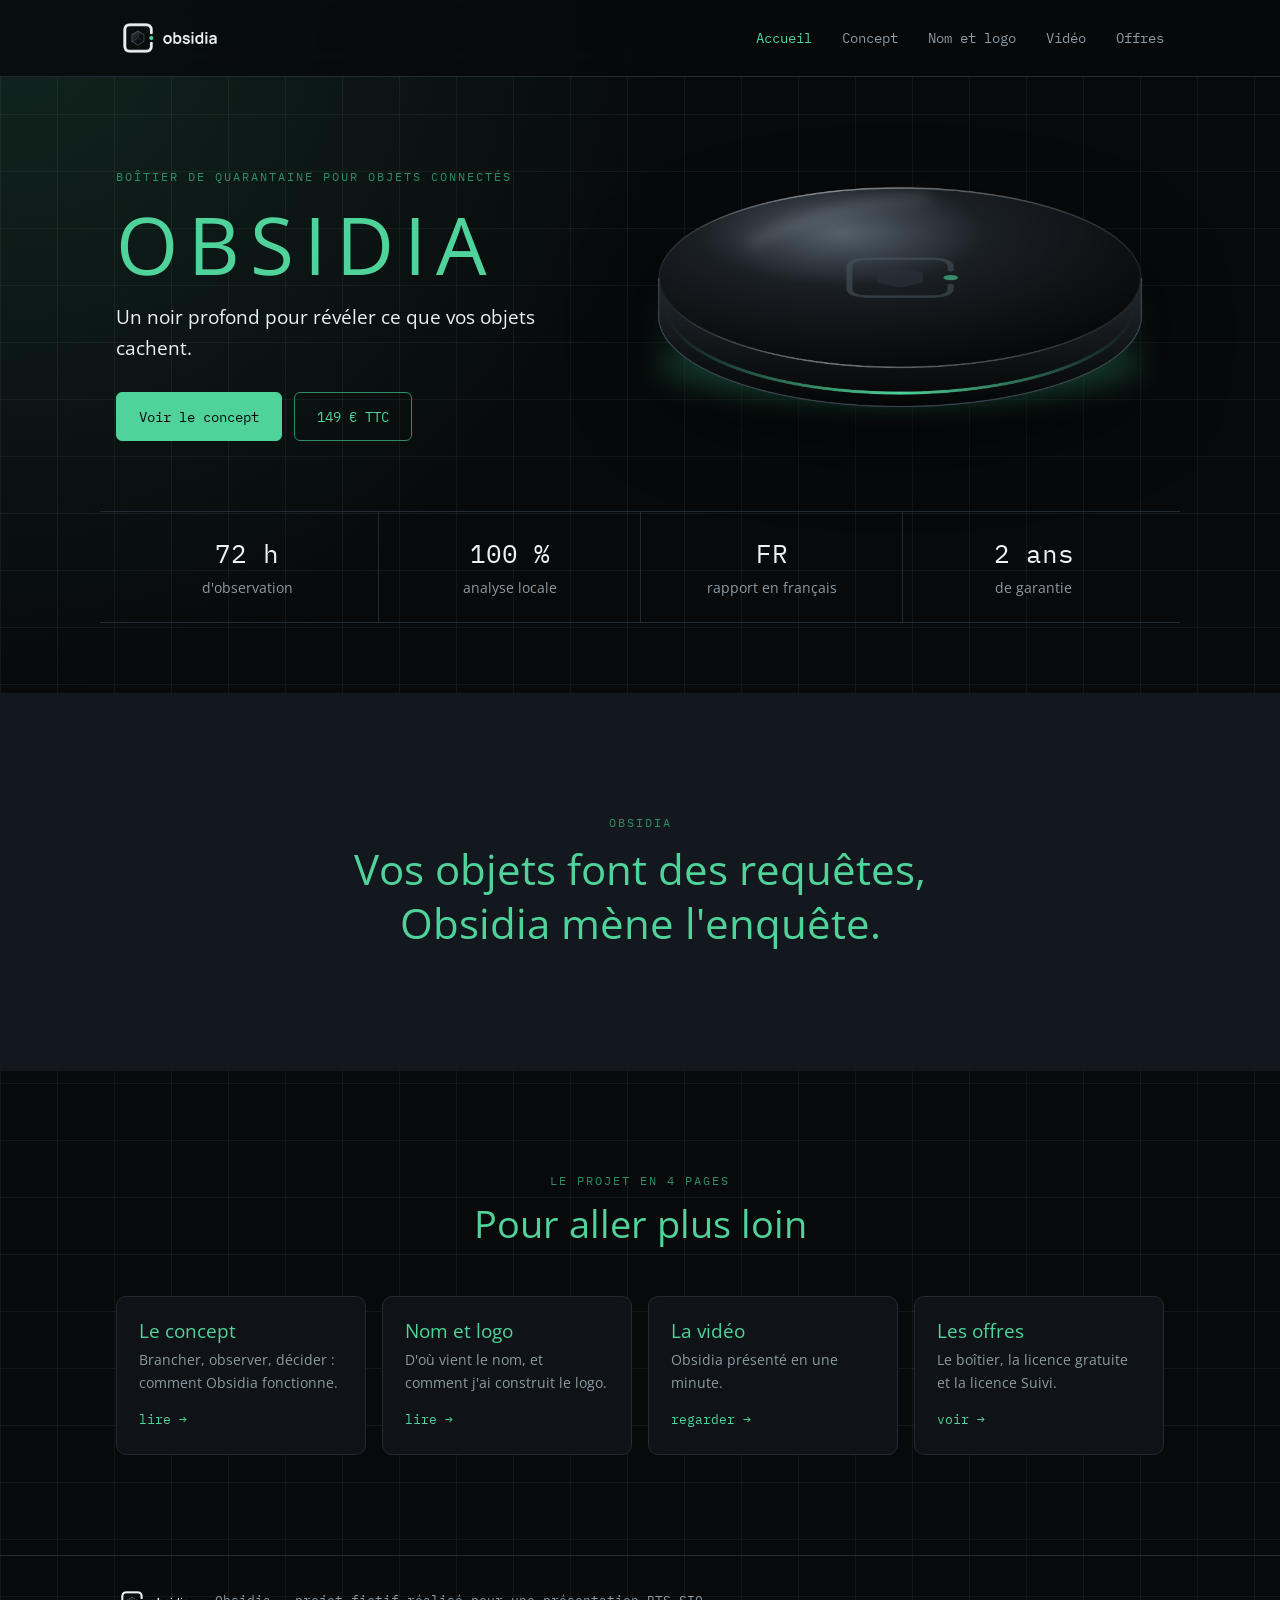
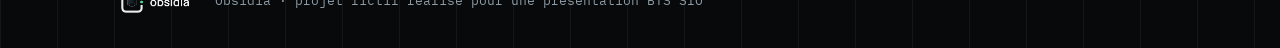
<file: index.html>
<!DOCTYPE html>
<html lang="fr">
<head>
  <meta charset="UTF-8">
  <meta name="viewport" content="width=device-width, initial-scale=1.0">
  <title>Obsidia</title>
  <!-- Version 2 du site, en plusieurs pages. La version 1 est gardée dans index-v1.html -->
  <link href="https://fonts.googleapis.com/css2?family=IBM+Plex+Mono&family=Open+Sans:wght@300;400&display=swap" rel="stylesheet">
  <link rel="stylesheet" href="style-v2.css">
</head>
<body>

  <!-- Menu (le même sur toutes les pages, "actif" = page en cours) -->
  <nav class="menu">
    <div class="contenu">
      <a href="index.html"><img src="assets/piste-sas.png" alt="Obsidia, accueil"></a>
      <div class="liens">
        <a href="index.html" class="actif">Accueil</a>
        <a href="concept.html">Concept</a>
        <a href="logo.html">Nom et logo</a>
        <a href="video.html">Vidéo</a>
        <a href="offres.html">Offres</a>
      </div>
    </div>
  </nav>

  <!-- 1. Accueil : texte à gauche, produit à droite -->
  <header class="accueil">
    <div class="contenu accueil-grille">
      <div class="apparait">
        <span class="etiquette">boîtier de quarantaine pour objets connectés</span>
        <h1>OBSIDIA</h1>
        <p class="accroche">Un noir profond pour révéler ce que vos objets cachent.</p>
        <div class="boutons">
          <a class="bouton bouton-plein" href="concept.html">Voir le concept</a>
          <a class="bouton" href="offres.html">149 € TTC</a>
        </div>
      </div>
      <img class="accueil-produit apparait" src="assets/obsidia-produit-fond-sombre.png" alt="Le boîtier Obsidia">
    </div>

    <!-- Bandeau de chiffres clés -->
    <div class="contenu chiffres apparait">
      <div><strong>72 h</strong><span>d'observation</span></div>
      <div><strong>100 %</strong><span>analyse locale</span></div>
      <div><strong>FR</strong><span>rapport en français</span></div>
      <div><strong>2 ans</strong><span>de garantie</span></div>
    </div>
  </header>

  <!-- 2. La phrase de fin en grand -->
  <!-- la phrase de fin en grand, pour remplir -->
  <section class="fond-clair bandeau-citation">
    <div class="contenu apparait">
      <span class="etiquette">obsidia</span>
      <p>Vos objets font des requêtes,<br>Obsidia mène l'enquête.</p>
    </div>
  </section>

  <!-- 3. Les autres pages du site -->
  <section>
    <div class="contenu">
      <div class="titre-section apparait">
        <span class="etiquette">le projet en 4 pages</span>
        <h2>Pour aller plus loin</h2>
      </div>
      <div class="vers-pages">
        <a class="carte vers-page apparait" href="concept.html">
          <h3>Le concept</h3>
          <p>Brancher, observer, décider : comment Obsidia fonctionne.</p>
          <span>lire →</span>
        </a>
        <a class="carte vers-page apparait" href="logo.html">
          <h3>Nom et logo</h3>
          <p>D'où vient le nom, et comment j'ai construit le logo.</p>
          <span>lire →</span>
        </a>
        <a class="carte vers-page apparait" href="video.html">
          <h3>La vidéo</h3>
          <p>Obsidia présenté en une minute.</p>
          <span>regarder →</span>
        </a>
        <a class="carte vers-page apparait" href="offres.html">
          <h3>Les offres</h3>
          <p>Le boîtier, la licence gratuite et la licence Suivi.</p>
          <span>voir →</span>
        </a>
      </div>
    </div>
  </section>

  <!-- Pied de page -->
  <footer>
    <div class="contenu pied">
      <img src="assets/piste-sas.png" alt="Obsidia">
      <p>Obsidia · projet fictif réalisé pour une présentation BTS SIO</p>
    </div>
  </footer>

  <script src="script.js"></script>
</body>
</html>
</file>
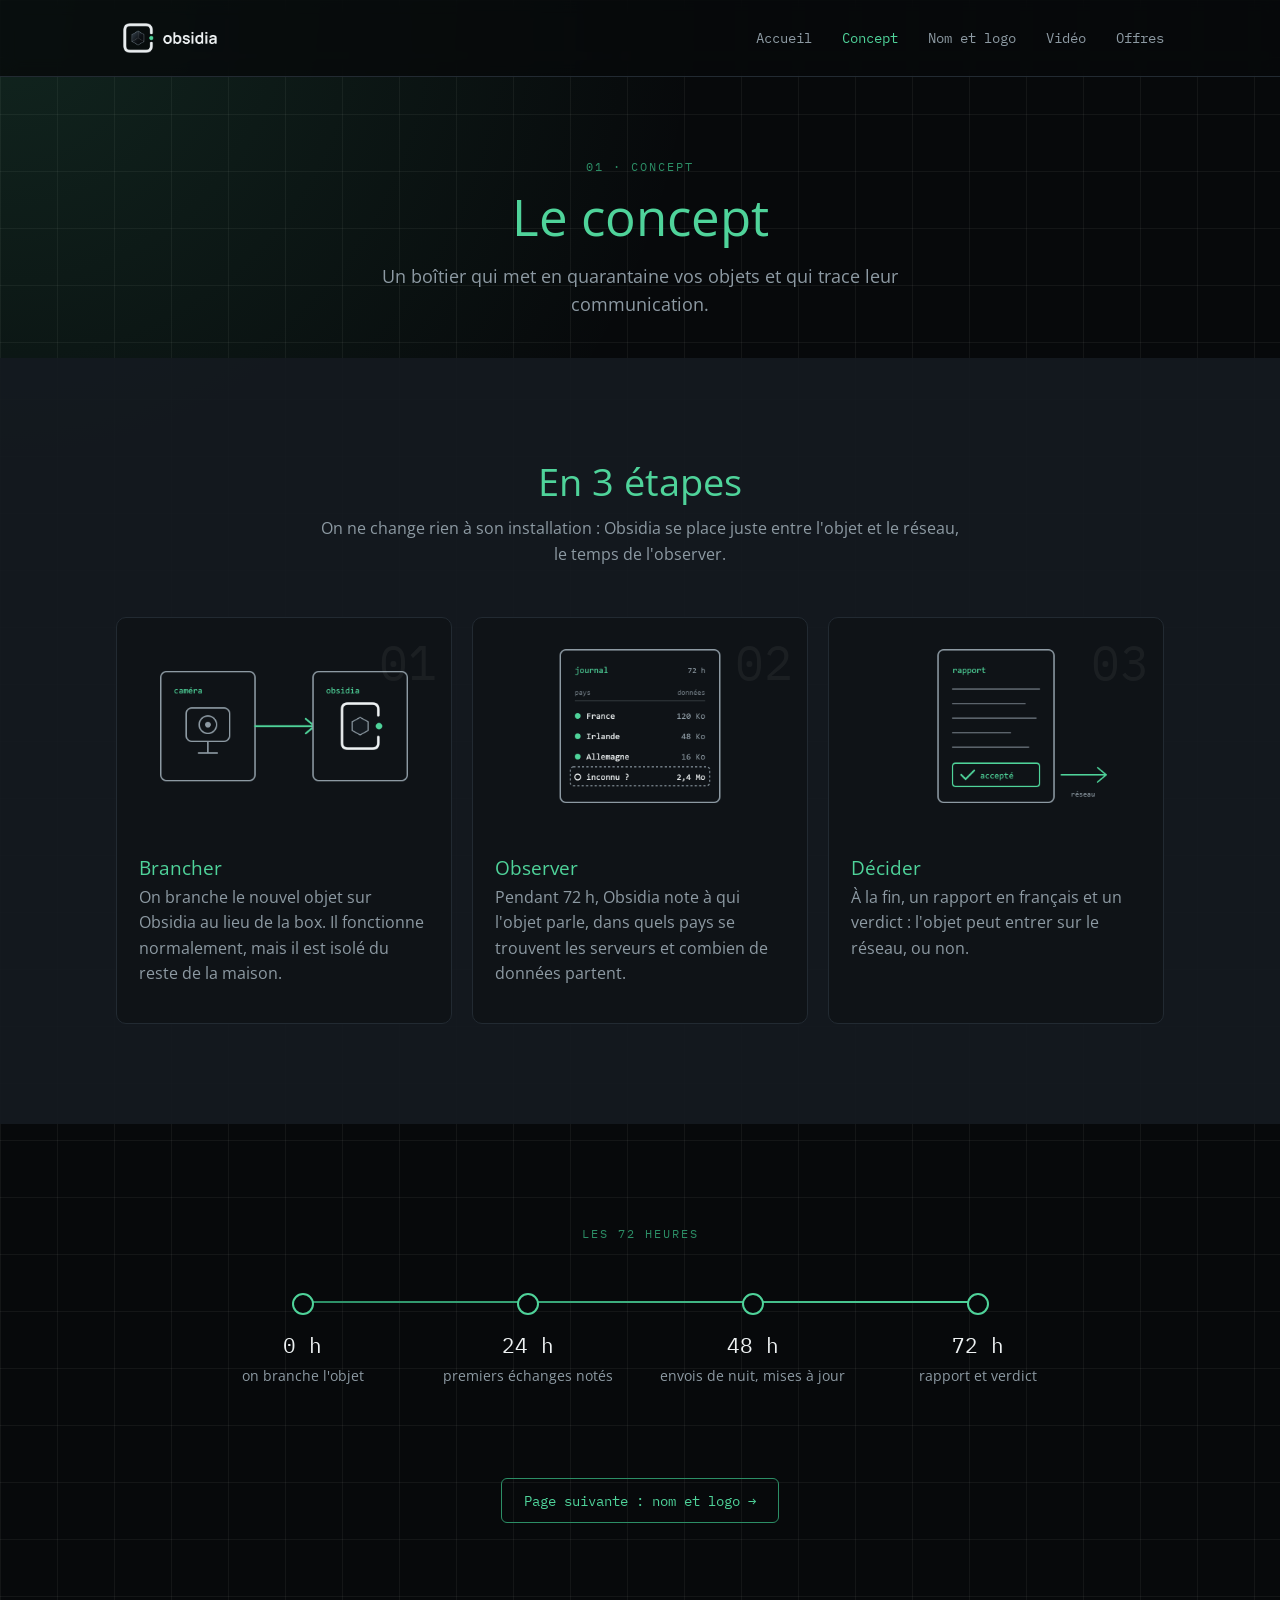
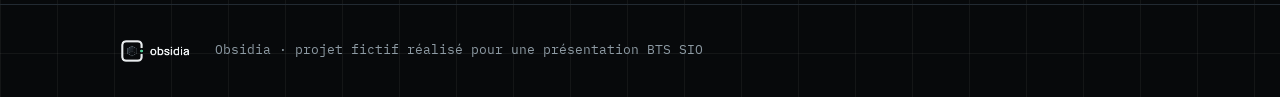
<file: concept.html>
<!DOCTYPE html>
<html lang="fr">
<head>
  <meta charset="UTF-8">
  <meta name="viewport" content="width=device-width, initial-scale=1.0">
  <title>Le concept · Obsidia</title>
  <link href="https://fonts.googleapis.com/css2?family=IBM+Plex+Mono&family=Open+Sans:wght@300;400&display=swap" rel="stylesheet">
  <link rel="stylesheet" href="style-v2.css">
</head>
<body>

  <nav class="menu">
    <div class="contenu">
      <a href="index.html"><img src="assets/piste-sas.png" alt="Obsidia, accueil"></a>
      <div class="liens">
        <a href="index.html">Accueil</a>
        <a href="concept.html" class="actif">Concept</a>
        <a href="logo.html">Nom et logo</a>
        <a href="video.html">Vidéo</a>
        <a href="offres.html">Offres</a>
      </div>
    </div>
  </nav>

  <!-- En-tête de la page -->
  <header class="entete-page contenu apparait">
    <span class="etiquette">01 · concept</span>
    <h1>Le concept</h1>
    <p>Un boîtier qui met en quarantaine vos objets et qui trace leur communication.</p>
  </header>

  <!-- Les 3 étapes -->
  <section class="fond-clair">
    <div class="contenu">
      <div class="titre-section apparait">
        <h2>En 3 étapes</h2>
        <p>On ne change rien à son installation : Obsidia se place juste entre l'objet et le réseau, le temps de l'observer.</p>
      </div>
      <div class="etapes">
        <article class="carte etape apparait">
          <img src="assets/obsidia-explication-1.png" alt="La caméra est branchée sur Obsidia et plus sur la box">
          <span class="grand-numero">01</span>
          <h3>Brancher</h3>
          <p>On branche le nouvel objet sur Obsidia au lieu de la box. Il fonctionne normalement, mais il est isolé du reste de la maison.</p>
        </article>
        <article class="carte etape apparait">
          <img src="assets/obsidia-explication-2.png" alt="Obsidia trace les pays et le volume de données envoyés par l'objet">
          <span class="grand-numero">02</span>
          <h3>Observer</h3>
          <p>Pendant 72 h, Obsidia note à qui l'objet parle, dans quels pays se trouvent les serveurs et combien de données partent.</p>
        </article>
        <article class="carte etape apparait">
          <img src="assets/obsidia-explication-3.png" alt="Un rapport avec le verdict accepté">
          <span class="grand-numero">03</span>
          <h3>Décider</h3>
          <p>À la fin, un rapport en français et un verdict : l'objet peut entrer sur le réseau, ou non.</p>
        </article>
      </div>
    </div>
  </section>

  
  <!-- la frise des 72 heures, sans texte -->
  <section>
    <div class="contenu">
      <div class="titre-section apparait"><span class="etiquette">les 72 heures</span></div>
      <div class="frise apparait">
        <div><strong>0 h</strong><span>on branche l'objet</span></div>
        <div><strong>24 h</strong><span>premiers échanges notés</span></div>
        <div><strong>48 h</strong><span>envois de nuit, mises à jour</span></div>
        <div><strong>72 h</strong><span>rapport et verdict</span></div>
      </div>
    </div>
  </section>

  <div class="suite contenu">
    <a class="bouton" href="logo.html">Page suivante : nom et logo →</a>
  </div>

  <footer>
    <div class="contenu pied">
      <img src="assets/piste-sas.png" alt="Obsidia">
      <p>Obsidia · projet fictif réalisé pour une présentation BTS SIO</p>
    </div>
  </footer>

  <script src="script.js"></script>
</body>
</html>
</file>
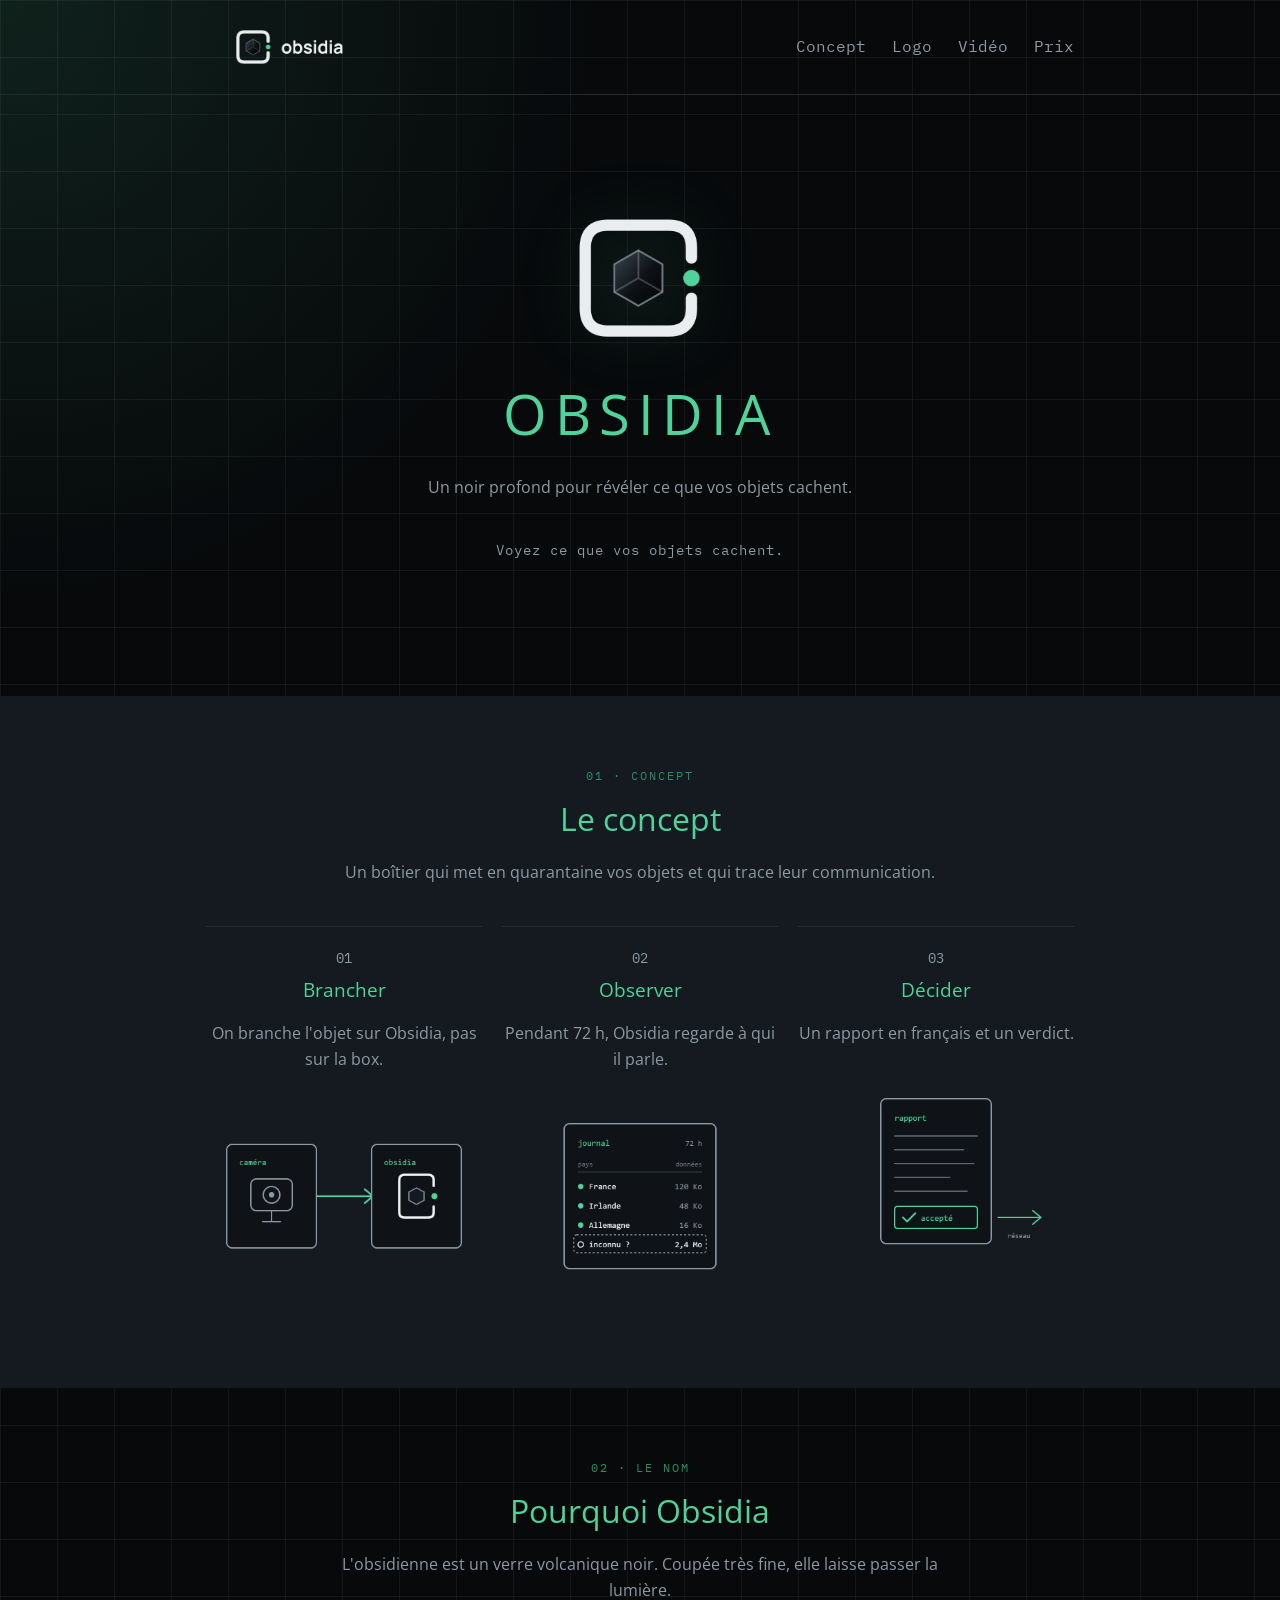
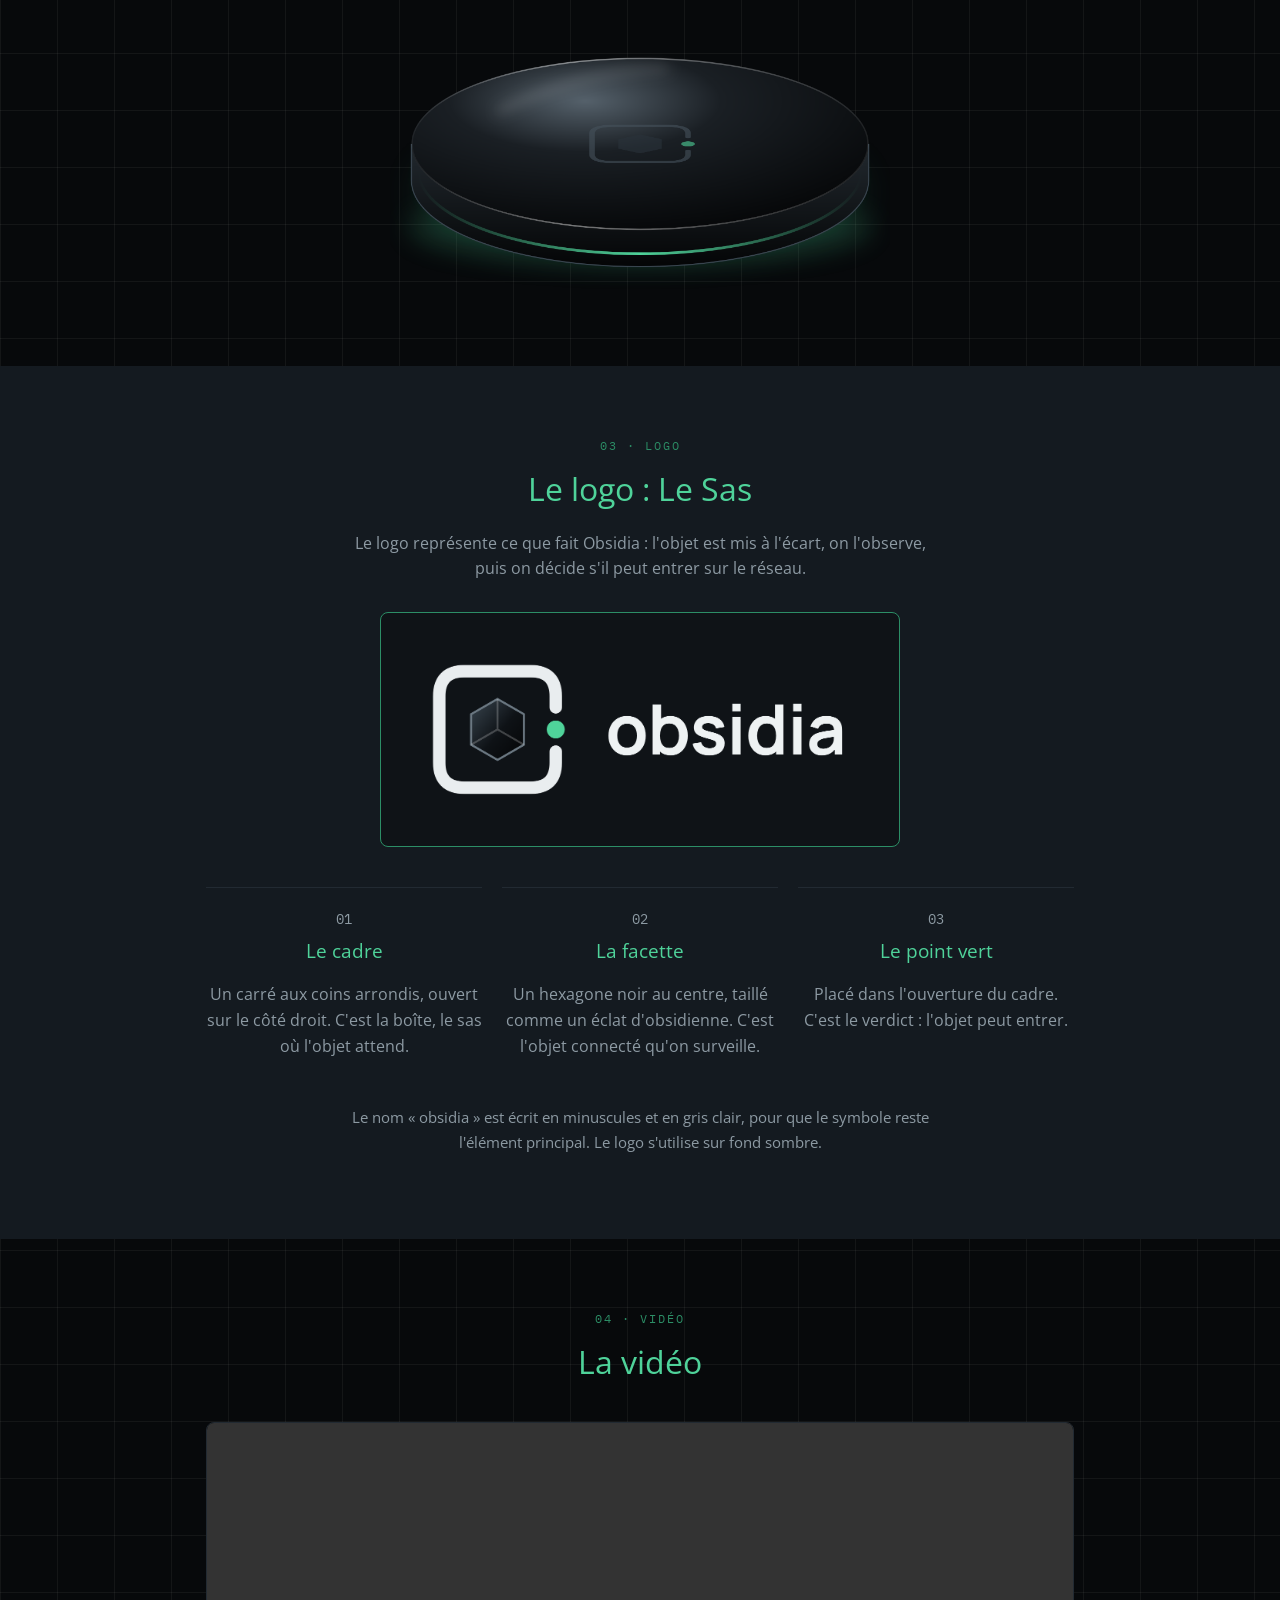
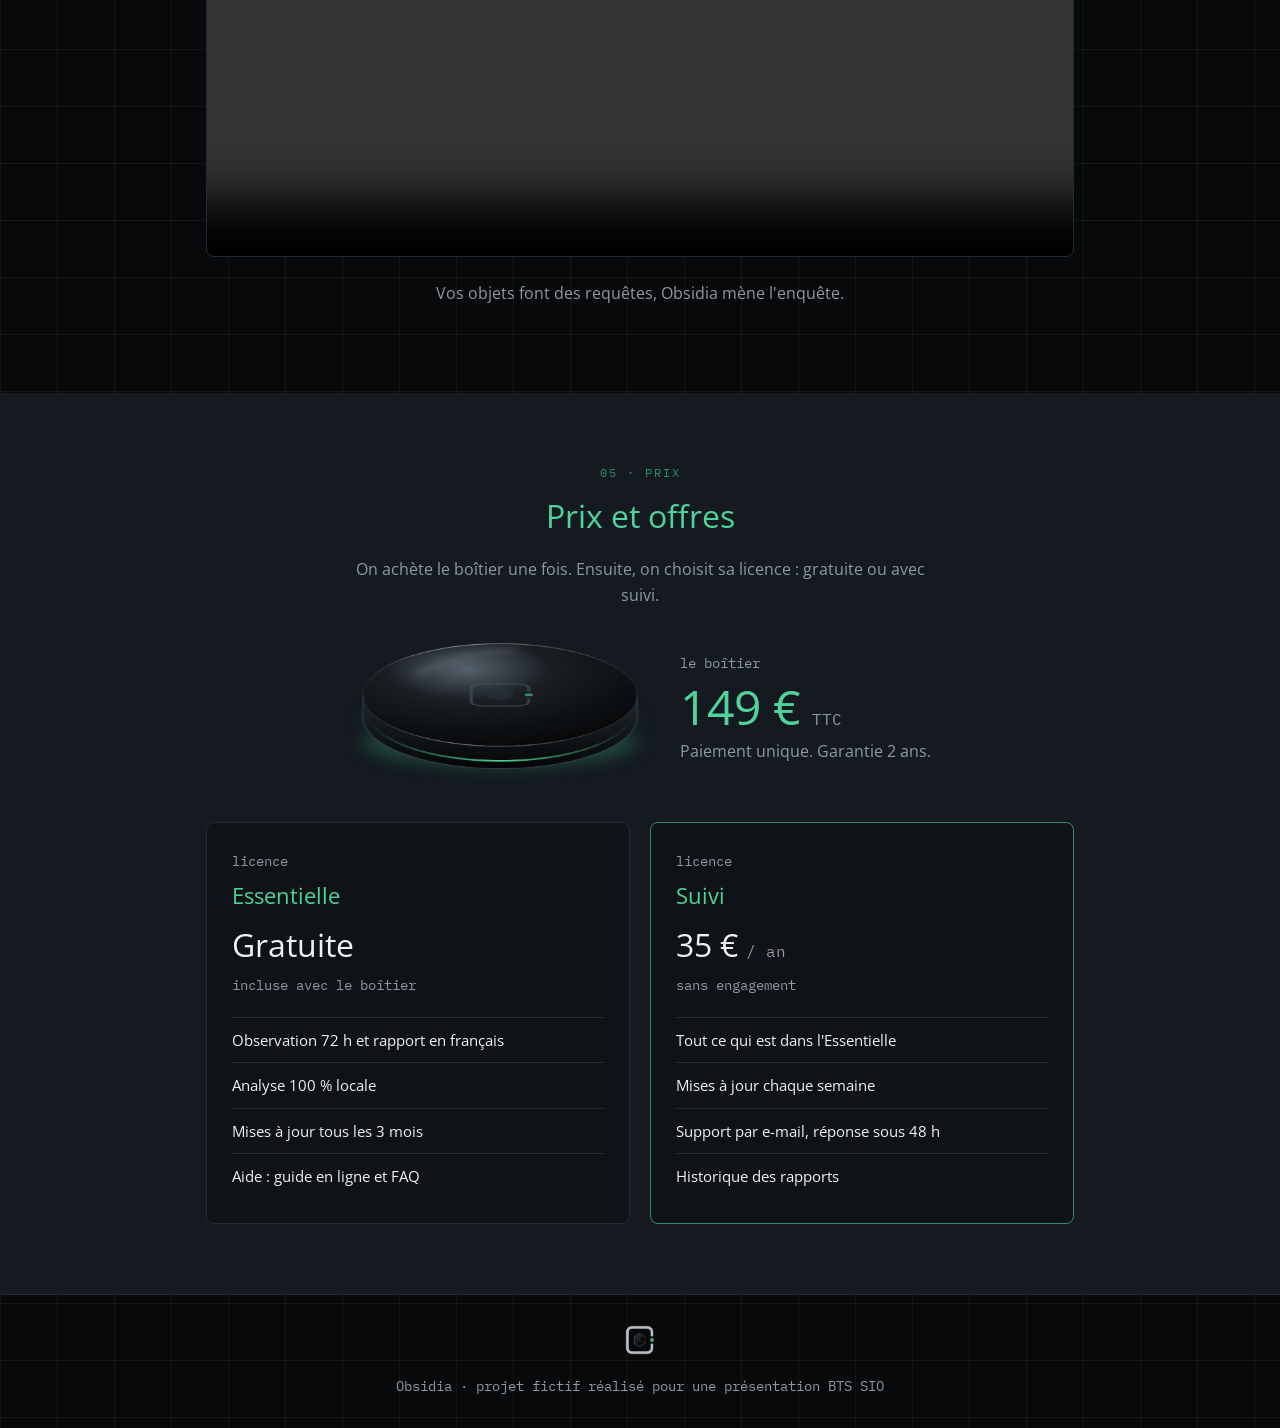
<file: index-v1.html>
<!DOCTYPE html>
<html lang="fr">
<head>
  <meta charset="UTF-8">
  <meta name="viewport" content="width=device-width, initial-scale=1.0">
  <title>Obsidia</title>
  <!-- Version 1 du site, gardée en sauvegarde. La page d'accueil est maintenant la version 2 (index.html) -->
  <!-- Polices Google : Open Sans et IBM Plex Mono -->
  <link href="https://fonts.googleapis.com/css2?family=IBM+Plex+Mono&family=Open+Sans&display=swap" rel="stylesheet">
  <link rel="stylesheet" href="style.css">
</head>
<body>

  <!-- Menu -->
  <nav>
    <div class="contenu">
      <a href="#accueil"><img src="assets/piste-sas.png" alt="Obsidia"></a>
      <div>
        <a href="#concept">Concept</a>
        <a href="#logo">Logo</a>
        <a href="#video">Vidéo</a>
        <a href="#prix">Prix</a>
      </div>
    </div>
  </nav>

  <!-- 1. Accueil -->
  <section class="accueil" id="accueil">
    <div class="contenu">
      <img src="assets/obsidia-logo-sas-symbole.png" alt="Logo Obsidia">
      <h1>OBSIDIA</h1>
      <p>Un noir profond pour révéler ce que vos objets cachent.</p>
      <p class="mono slogan">Voyez ce que vos objets cachent.</p>
    </div>
  </section>

  <!-- 2. Le concept -->
  <section class="fond-clair" id="concept">
    <div class="contenu">
      <span class="mono numero">01 · concept</span>
      <h2>Le concept</h2>
      <p>Un boîtier qui met en quarantaine vos objets et qui trace leur communication.</p>

      <div class="etapes">
        <div class="etape">
          <span class="mono">01</span>
          <h3>Brancher</h3>
          <p>On branche l'objet sur Obsidia, pas sur la box.</p>
          <img class="explication" src="assets/obsidia-explication-1.png" alt="La caméra est branchée sur Obsidia et plus sur la box">
        </div>
        <div class="etape">
          <span class="mono">02</span>
          <h3>Observer</h3>
          <p>Pendant 72 h, Obsidia regarde à qui il parle.</p>
          <img class="explication" src="assets/obsidia-explication-2.png" alt="Obsidia trace les pays et le volume de données envoyés par l'objet">
        </div>
        <div class="etape">
          <span class="mono">03</span>
          <h3>Décider</h3>
          <p>Un rapport en français et un verdict.</p>
          <img class="explication" src="assets/obsidia-explication-3.png" alt="Un rapport avec le verdict accepté">
        </div>
      </div>
    </div>
  </section>

  <!-- 3. Pourquoi Obsidia -->
  <section>
    <div class="contenu">
      <span class="mono numero">02 · le nom</span>
      <h2>Pourquoi Obsidia</h2>
      <p>L'obsidienne est un verre volcanique noir. Coupée très fine, elle laisse passer la lumière.</p>
      <img class="produit" src="assets/obsidia-produit-fond-sombre.png" alt="Le boîtier Obsidia">
    </div>
  </section>

  <!-- 4. Le logo -->
  <section class="fond-clair" id="logo">
    <div class="contenu">
      <span class="mono numero">03 · logo</span>
      <h2>Le logo : Le Sas</h2>
      <p>Le logo représente ce que fait Obsidia : l'objet est mis à l'écart, on l'observe, puis on décide s'il peut entrer sur le réseau.</p>

      <div class="logo-seul">
        <img src="assets/piste-sas.png" alt="Logo Obsidia, Le Sas">
      </div>

      <!-- Les 3 parties du logo -->
      <div class="parties">
        <div class="partie">
          <span class="mono">01</span>
          <h3>Le cadre</h3>
          <p>Un carré aux coins arrondis, ouvert sur le côté droit. C'est la boîte, le sas où l'objet attend.</p>
        </div>
        <div class="partie">
          <span class="mono">02</span>
          <h3>La facette</h3>
          <p>Un hexagone noir au centre, taillé comme un éclat d'obsidienne. C'est l'objet connecté qu'on surveille.</p>
        </div>
        <div class="partie">
          <span class="mono">03</span>
          <h3>Le point vert</h3>
          <p>Placé dans l'ouverture du cadre. C'est le verdict : l'objet peut entrer.</p>
        </div>
      </div>

      <p class="detail-logo">Le nom « obsidia » est écrit en minuscules et en gris clair, pour que le symbole reste l'élément principal. Le logo s'utilise sur fond sombre.</p>
    </div>
  </section>

  <!-- 5. La vidéo -->
  <section id="video">
    <div class="contenu">
      <span class="mono numero">04 · vidéo</span>
      <h2>La vidéo</h2>
      <video controls>
        <source src="assets/obsidia-presentation-voix-off.mp4" type="video/mp4">
      </video>
      <p>Vos objets font des requêtes, Obsidia mène l'enquête.</p>
    </div>
  </section>

  <!-- 6. Prix et offres -->
  <section class="fond-clair" id="prix">
    <div class="contenu">
      <span class="mono numero">05 · prix</span>
      <h2>Prix et offres</h2>
      <p>On achète le boîtier une fois. Ensuite, on choisit sa licence : gratuite ou avec suivi.</p>

      <!-- Le boîtier -->
      <div class="boitier">
        <img src="assets/obsidia-produit-fond-sombre.png" alt="Le boîtier Obsidia">
        <div>
          <span class="mono">le boîtier</span>
          <p class="prix">149 € <small>TTC</small></p>
          <p>Paiement unique. Garantie 2 ans.</p>
        </div>
      </div>

      <!-- Les 2 licences -->
      <div class="offres">
        <div class="offre">
          <span class="mono">licence</span>
          <h3>Essentielle</h3>
          <p class="prix-offre">Gratuite</p>
          <p class="mono">incluse avec le boîtier</p>
          <ul class="liste-prix">
            <li>Observation 72 h et rapport en français</li>
            <li>Analyse 100 % locale</li>
            <li>Mises à jour tous les 3 mois</li>
            <li>Aide : guide en ligne et FAQ</li>
          </ul>
        </div>

        <div class="offre offre-suivi">
          <span class="mono">licence</span>
          <h3>Suivi</h3>
          <p class="prix-offre">35 € <small>/ an</small></p>
          <p class="mono">sans engagement</p>
          <ul class="liste-prix">
            <li>Tout ce qui est dans l'Essentielle</li>
            <li>Mises à jour chaque semaine</li>
            <li>Support par e-mail, réponse sous 48 h</li>
            <li>Historique des rapports</li>
          </ul>
        </div>
      </div>
    </div>
  </section>

  <!-- 7. Pied de page -->
  <footer>
    <img src="assets/obsidia-logo-sas-symbole.png" alt="Logo Obsidia">
    <p class="mono">Obsidia · projet fictif réalisé pour une présentation BTS SIO</p>
  </footer>

</body>
</html>
</file>
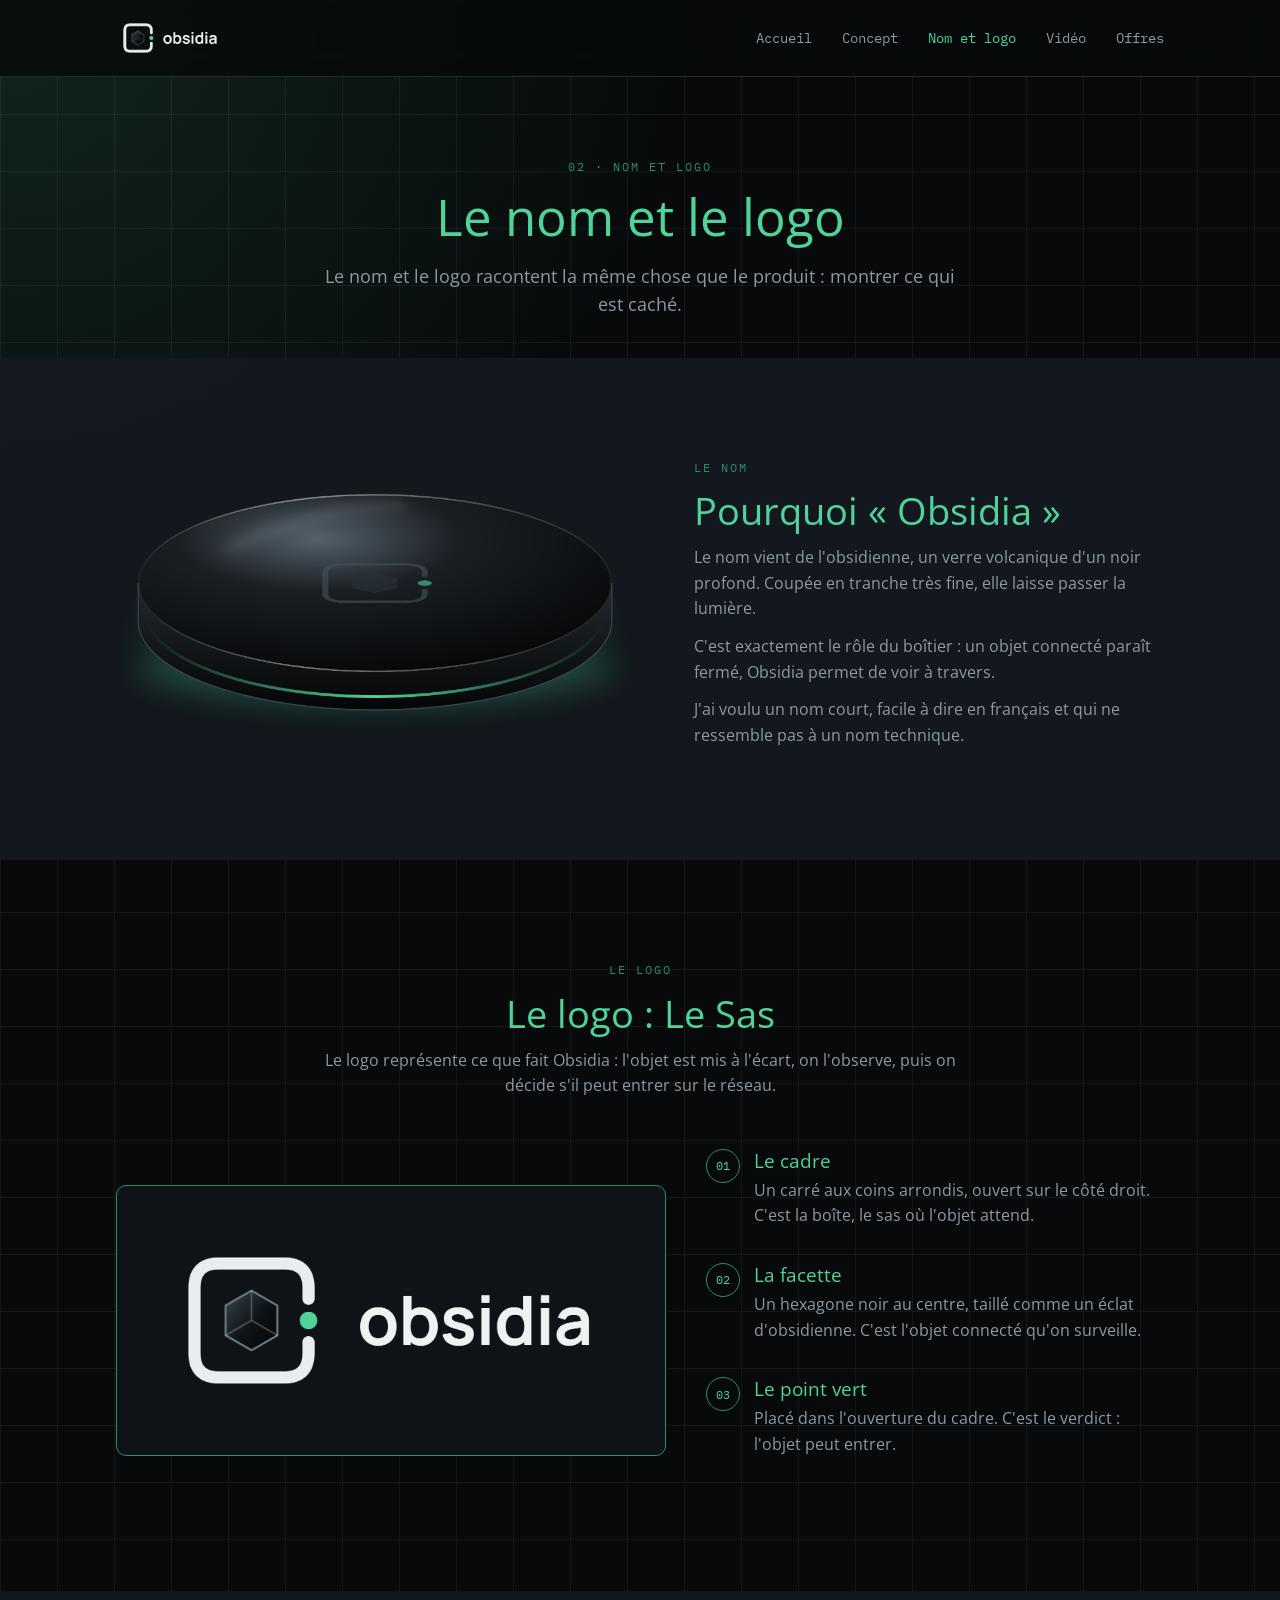
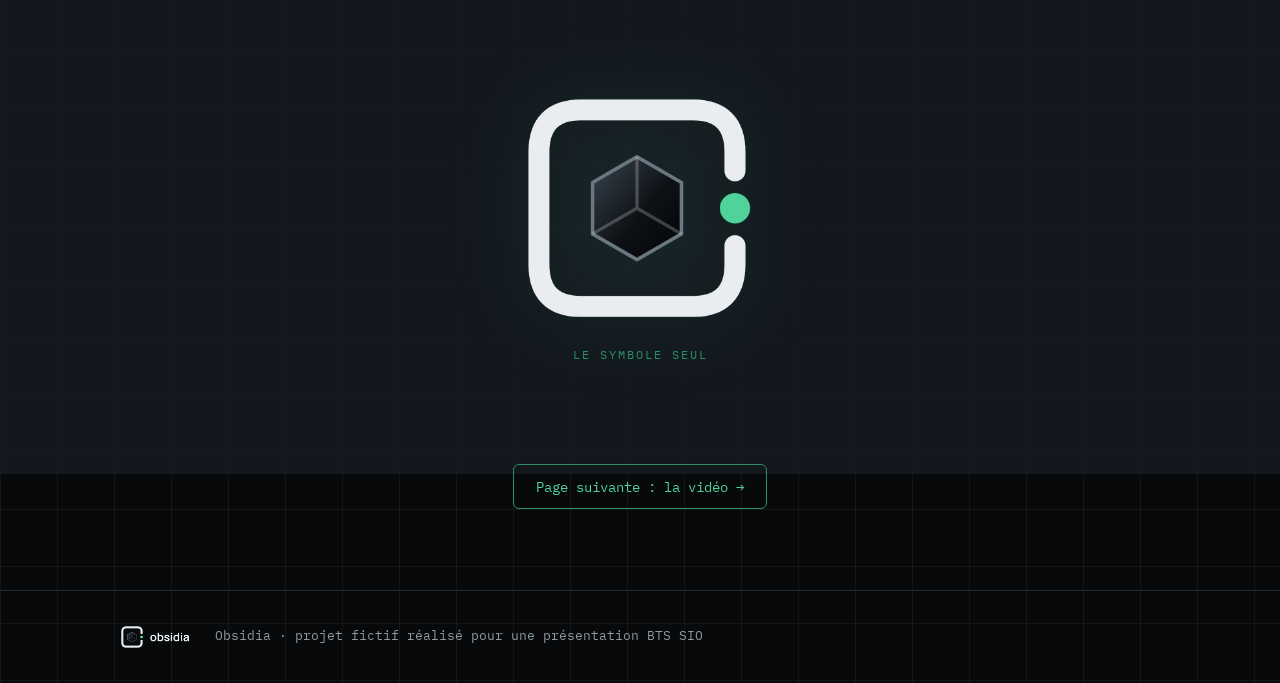
<file: logo.html>
<!DOCTYPE html>
<html lang="fr">
<head>
  <meta charset="UTF-8">
  <meta name="viewport" content="width=device-width, initial-scale=1.0">
  <title>Nom et logo · Obsidia</title>
  <link href="https://fonts.googleapis.com/css2?family=IBM+Plex+Mono&family=Open+Sans:wght@300;400&display=swap" rel="stylesheet">
  <link rel="stylesheet" href="style-v2.css">
</head>
<body>

  <nav class="menu">
    <div class="contenu">
      <a href="index.html"><img src="assets/piste-sas.png" alt="Obsidia, accueil"></a>
      <div class="liens">
        <a href="index.html">Accueil</a>
        <a href="concept.html">Concept</a>
        <a href="logo.html" class="actif">Nom et logo</a>
        <a href="video.html">Vidéo</a>
        <a href="offres.html">Offres</a>
      </div>
    </div>
  </nav>

  <header class="entete-page contenu apparait">
    <span class="etiquette">02 · nom et logo</span>
    <h1>Le nom et le logo</h1>
    <p>Le nom et le logo racontent la même chose que le produit : montrer ce qui est caché.</p>
  </header>

  <!-- Le nom : image à gauche, texte à droite -->
  <section class="fond-clair">
    <div class="contenu deux-colonnes">
      <img class="apparait" src="assets/obsidia-produit-fond-sombre.png" alt="Le boîtier Obsidia">
      <div class="apparait">
        <span class="etiquette">le nom</span>
        <h2>Pourquoi « Obsidia »</h2>
        <p>Le nom vient de l'obsidienne, un verre volcanique d'un noir profond. Coupée en tranche très fine, elle laisse passer la lumière.</p>
        <p>C'est exactement le rôle du boîtier : un objet connecté paraît fermé, Obsidia permet de voir à travers.</p>
        <p>J'ai voulu un nom court, facile à dire en français et qui ne ressemble pas à un nom technique.</p>
      </div>
    </div>
  </section>

  <!-- Le logo : logo à gauche, les 3 parties à droite -->
  <section>
    <div class="contenu">
      <div class="titre-section apparait">
        <span class="etiquette">le logo</span>
        <h2>Le logo : Le Sas</h2>
        <p>Le logo représente ce que fait Obsidia : l'objet est mis à l'écart, on l'observe, puis on décide s'il peut entrer sur le réseau.</p>
      </div>

      <div class="logo-grille">
        <div class="carte logo-carte apparait">
          <img src="assets/piste-sas.png" alt="Logo Obsidia, Le Sas">
        </div>
        <ol class="parties apparait">
          <li>
            <h3>Le cadre</h3>
            <p>Un carré aux coins arrondis, ouvert sur le côté droit. C'est la boîte, le sas où l'objet attend.</p>
          </li>
          <li>
            <h3>La facette</h3>
            <p>Un hexagone noir au centre, taillé comme un éclat d'obsidienne. C'est l'objet connecté qu'on surveille.</p>
          </li>
          <li>
            <h3>Le point vert</h3>
            <p>Placé dans l'ouverture du cadre. C'est le verdict : l'objet peut entrer.</p>
          </li>
        </ol>
      </div>
    </div>
  </section>

  
  <!-- le symbole seul, en grand -->
  <section class="fond-clair">
    <div class="contenu symbole-geant apparait">
      <img src="assets/obsidia-logo-sas-symbole.png" alt="Symbole du logo Obsidia">
      <span class="etiquette">le symbole seul</span>
    </div>
  </section>

  <div class="suite contenu">
    <a class="bouton" href="video.html">Page suivante : la vidéo →</a>
  </div>

  <footer>
    <div class="contenu pied">
      <img src="assets/piste-sas.png" alt="Obsidia">
      <p>Obsidia · projet fictif réalisé pour une présentation BTS SIO</p>
    </div>
  </footer>

  <script src="script.js"></script>
</body>
</html>
</file>
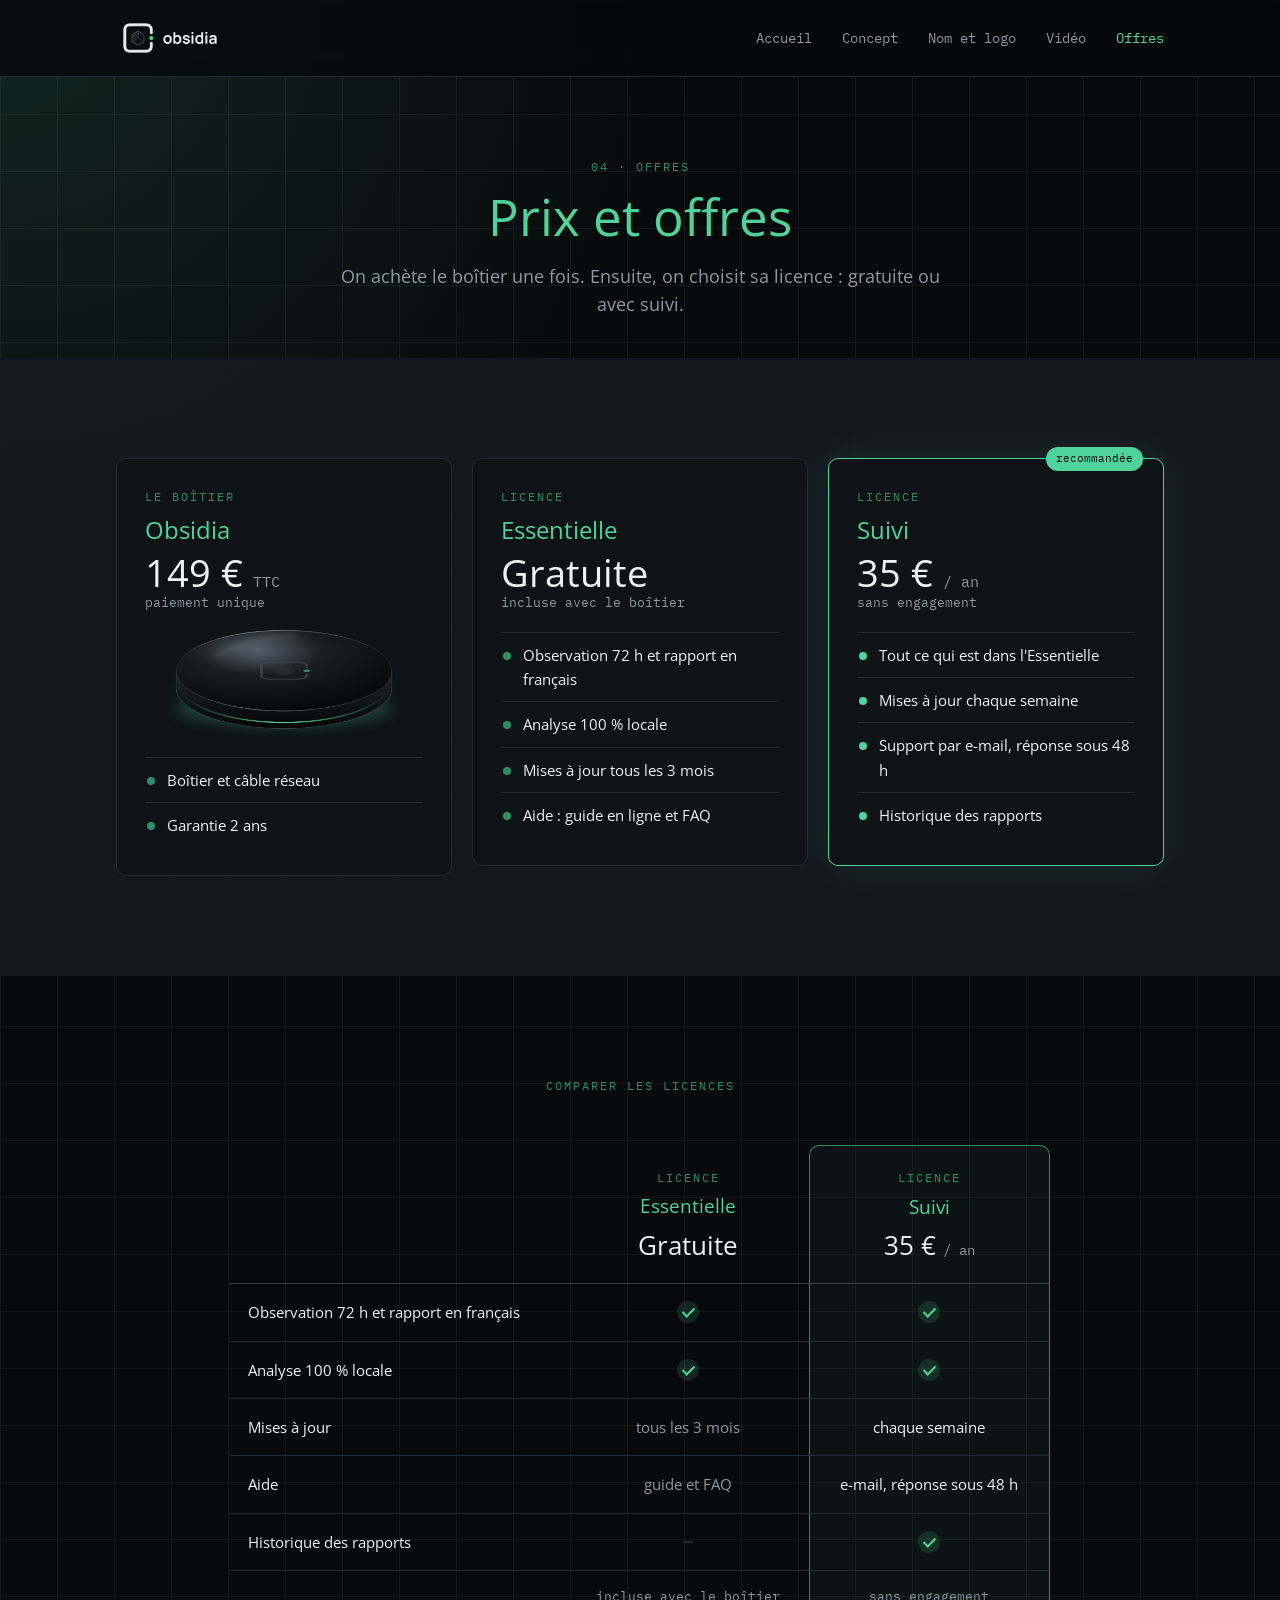
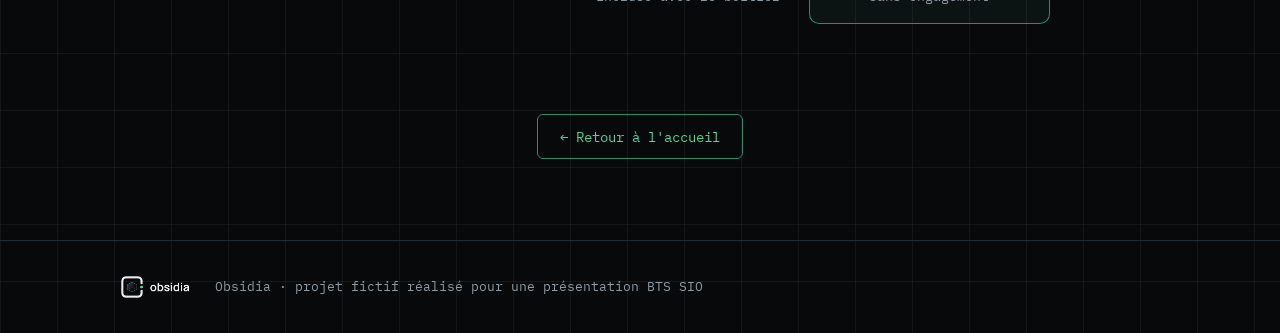
<file: offres.html>
<!DOCTYPE html>
<html lang="fr">
<head>
  <meta charset="UTF-8">
  <meta name="viewport" content="width=device-width, initial-scale=1.0">
  <title>Les offres · Obsidia</title>
  <link href="https://fonts.googleapis.com/css2?family=IBM+Plex+Mono&family=Open+Sans:wght@300;400&display=swap" rel="stylesheet">
  <link rel="stylesheet" href="style-v2.css">
</head>
<body>

  <nav class="menu">
    <div class="contenu">
      <a href="index.html"><img src="assets/piste-sas.png" alt="Obsidia, accueil"></a>
      <div class="liens">
        <a href="index.html">Accueil</a>
        <a href="concept.html">Concept</a>
        <a href="logo.html">Nom et logo</a>
        <a href="video.html">Vidéo</a>
        <a href="offres.html" class="actif">Offres</a>
      </div>
    </div>
  </nav>

  <header class="entete-page contenu apparait">
    <span class="etiquette">04 · offres</span>
    <h1>Prix et offres</h1>
    <p>On achète le boîtier une fois. Ensuite, on choisit sa licence : gratuite ou avec suivi.</p>
  </header>

  <!-- Les 3 cartes -->
  <section class="fond-clair">
    <div class="contenu">
      <div class="offres">
        <!-- Le boîtier -->
        <article class="carte offre apparait">
          <span class="etiquette">le boîtier</span>
          <h3>Obsidia</h3>
          <p class="prix">149 € <small>TTC</small></p>
          <p class="sous-prix">paiement unique</p>
          <img src="assets/obsidia-produit-fond-sombre.png" alt="Le boîtier Obsidia">
          <ul>
            <li>Boîtier et câble réseau</li>
            <li>Garantie 2 ans</li>
          </ul>
        </article>

        <!-- Licence gratuite -->
        <article class="carte offre apparait">
          <span class="etiquette">licence</span>
          <h3>Essentielle</h3>
          <p class="prix">Gratuite</p>
          <p class="sous-prix">incluse avec le boîtier</p>
          <ul>
            <li>Observation 72 h et rapport en français</li>
            <li>Analyse 100 % locale</li>
            <li>Mises à jour tous les 3 mois</li>
            <li>Aide : guide en ligne et FAQ</li>
          </ul>
        </article>

        <!-- Licence payante, mise en avant -->
        <article class="carte offre offre-suivi apparait">
          <span class="badge">recommandée</span>
          <span class="etiquette">licence</span>
          <h3>Suivi</h3>
          <p class="prix">35 € <small>/ an</small></p>
          <p class="sous-prix">sans engagement</p>
          <ul>
            <li>Tout ce qui est dans l'Essentielle</li>
            <li>Mises à jour chaque semaine</li>
            <li>Support par e-mail, réponse sous 48 h</li>
            <li>Historique des rapports</li>
          </ul>
        </article>
      </div>
    </div>
  </section>

  <!-- Tableau pour comparer les 2 licences (colonne Suivi mise en avant) -->
  <section>
    <div class="contenu">
      <div class="titre-section apparait"><span class="etiquette">comparer les licences</span></div>

      <div class="tableau apparait">
        <!-- Ligne du haut : nom et prix de chaque licence -->
        <div class="ligne entete">
          <div></div>
          <div class="col"><span class="etiquette">licence</span>Essentielle<strong>Gratuite</strong></div>
          <div class="col suivi"><span class="etiquette">licence</span>Suivi<strong>35 € <small>/ an</small></strong></div>
        </div>

        <div class="ligne">
          <div>Observation 72 h et rapport en français</div>
          <div class="col"><span class="oui" aria-label="oui"></span></div>
          <div class="col suivi"><span class="oui" aria-label="oui"></span></div>
        </div>
        <div class="ligne">
          <div>Analyse 100 % locale</div>
          <div class="col"><span class="oui" aria-label="oui"></span></div>
          <div class="col suivi"><span class="oui" aria-label="oui"></span></div>
        </div>
        <div class="ligne">
          <div>Mises à jour</div>
          <div class="col">tous les 3 mois</div>
          <div class="col suivi">chaque semaine</div>
        </div>
        <div class="ligne">
          <div>Aide</div>
          <div class="col">guide et FAQ</div>
          <div class="col suivi">e-mail, réponse sous 48 h</div>
        </div>
        <div class="ligne">
          <div>Historique des rapports</div>
          <div class="col"><span class="non" aria-label="non"></span></div>
          <div class="col suivi"><span class="oui" aria-label="oui"></span></div>
        </div>
        <div class="ligne bas">
          <div></div>
          <div class="col"><span class="sous-prix">incluse avec le boîtier</span></div>
          <div class="col suivi"><span class="sous-prix">sans engagement</span></div>
        </div>
      </div>
    </div>
  </section>

  <div class="suite contenu">
    <a class="bouton" href="index.html">← Retour à l'accueil</a>
  </div>

  <footer>
    <div class="contenu pied">
      <img src="assets/piste-sas.png" alt="Obsidia">
      <p>Obsidia · projet fictif réalisé pour une présentation BTS SIO</p>
    </div>
  </footer>

  <script src="script.js"></script>
</body>
</html>
</file>
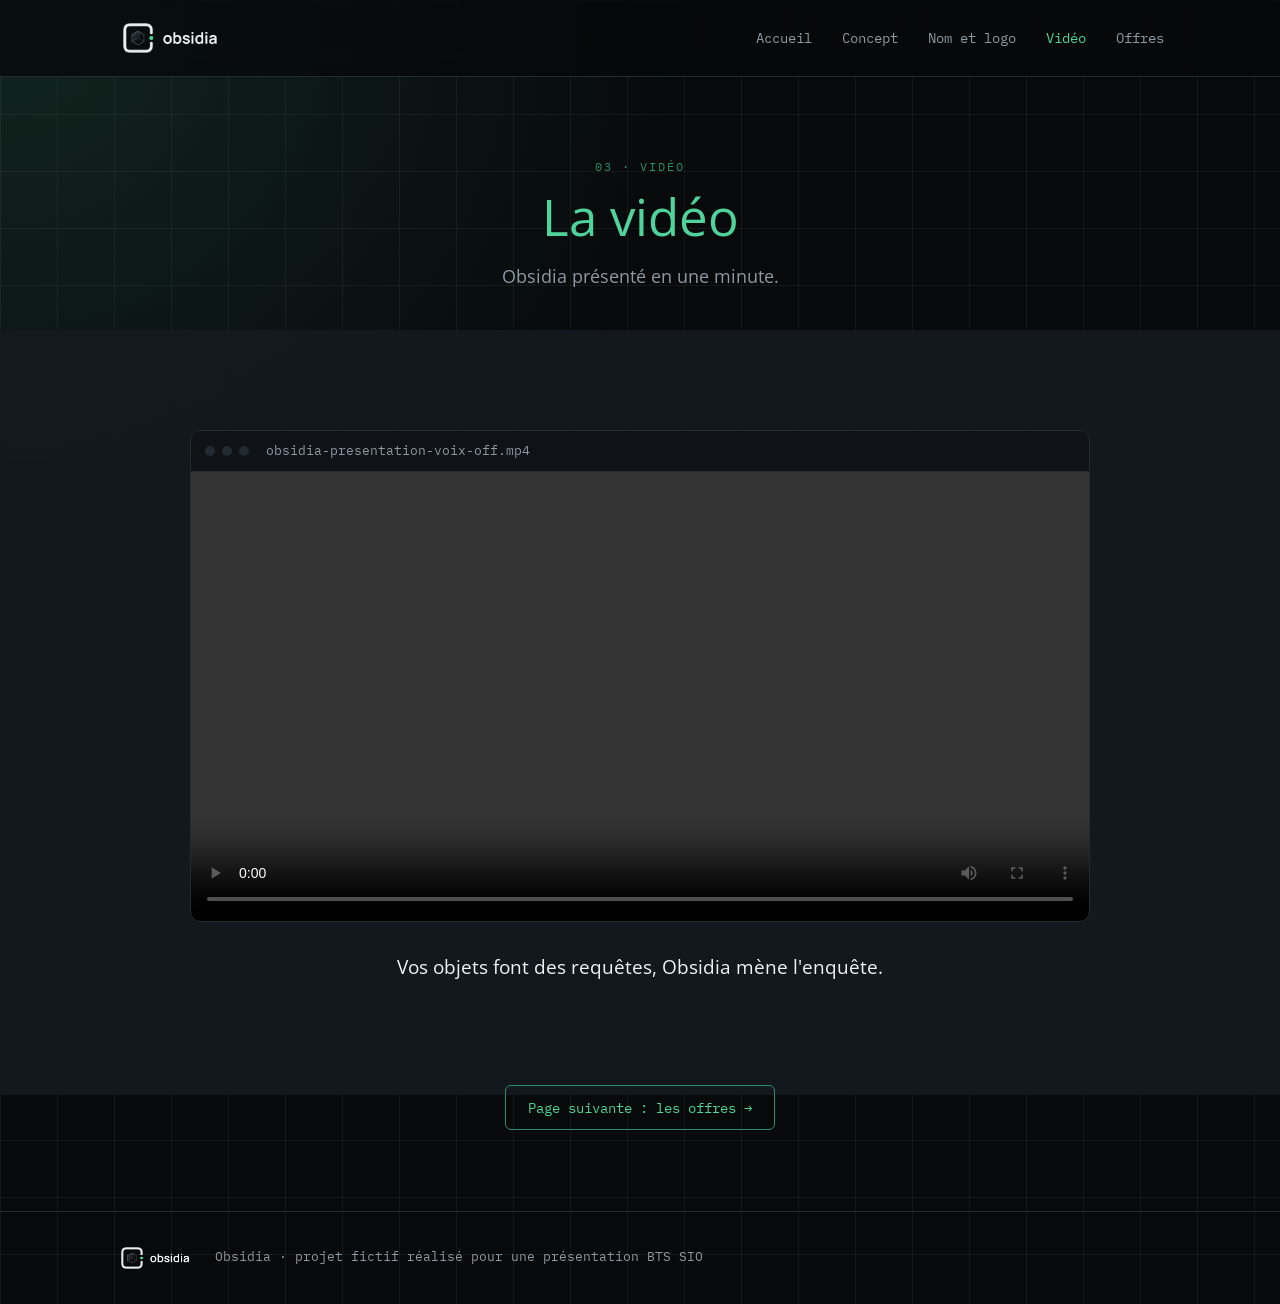
<file: video.html>
<!DOCTYPE html>
<html lang="fr">
<head>
  <meta charset="UTF-8">
  <meta name="viewport" content="width=device-width, initial-scale=1.0">
  <title>La vidéo · Obsidia</title>
  <link href="https://fonts.googleapis.com/css2?family=IBM+Plex+Mono&family=Open+Sans:wght@300;400&display=swap" rel="stylesheet">
  <link rel="stylesheet" href="style-v2.css">
</head>
<body>

  <nav class="menu">
    <div class="contenu">
      <a href="index.html"><img src="assets/piste-sas.png" alt="Obsidia, accueil"></a>
      <div class="liens">
        <a href="index.html">Accueil</a>
        <a href="concept.html">Concept</a>
        <a href="logo.html">Nom et logo</a>
        <a href="video.html" class="actif">Vidéo</a>
        <a href="offres.html">Offres</a>
      </div>
    </div>
  </nav>

  <header class="entete-page contenu apparait">
    <span class="etiquette">03 · vidéo</span>
    <h1>La vidéo</h1>
    <p>Obsidia présenté en une minute.</p>
  </header>

  <!-- La vidéo, dans un cadre façon fenêtre -->
  <section class="fond-clair">
    <div class="contenu">
      <div class="fenetre apparait">
        <div class="fenetre-barre">
          <span></span><span></span><span></span>
          <p>obsidia-presentation-voix-off.mp4</p>
        </div>
        <video controls preload="metadata">
          <source src="assets/obsidia-presentation-voix-off.mp4" type="video/mp4">
        </video>
      </div>
      <p class="phrase-fin apparait">Vos objets font des requêtes, Obsidia mène l'enquête.</p>
    </div>
  </section>

  <div class="suite contenu">
    <a class="bouton" href="offres.html">Page suivante : les offres →</a>
  </div>

  <footer>
    <div class="contenu pied">
      <img src="assets/piste-sas.png" alt="Obsidia">
      <p>Obsidia · projet fictif réalisé pour une présentation BTS SIO</p>
    </div>
  </footer>

  <script src="script.js"></script>
</body>
</html>
</file>
<file: style-v2.css>
/* =========================================
   Obsidia - feuille de style de la version 2
   (la version 1 utilise style.css)
   ========================================= */

/* ---------- Couleurs de la charte ---------- */
:root {
  --noir: #07090B;
  --fond-clair: #141A20;
  --carte: #0F1317;
  --bordure: #222A32;
  --texte: #EEF2F3;
  --texte-2: #8D9AA3;
  --vert: #4FD39A;
  --vert-fonce: #2C8E66;
  --rouge: #E8705C;
  --mono: "IBM Plex Mono", Consolas, monospace;
}

/* ---------- Base ---------- */
* { box-sizing: border-box; }
html { scroll-behavior: smooth; scroll-padding-top: 80px; }

body {
  margin: 0;
  font-family: "Open Sans", Arial, sans-serif;
  color: var(--texte);
  line-height: 1.6;
  background-color: var(--noir);
  /* lueur verte en haut à gauche + grille de 57 px */
  background-image:
    radial-gradient(circle at 0 0, rgba(79, 211, 154, 0.14), transparent 700px),
    linear-gradient(rgba(255, 255, 255, 0.05) 1px, transparent 1px),
    linear-gradient(90deg, rgba(255, 255, 255, 0.05) 1px, transparent 1px);
  background-size: auto, 57px 57px, 57px 57px;
}

img, video { max-width: 100%; display: block; }
h1, h2, h3 { color: var(--vert); font-weight: 400; line-height: 1.2; }
h2 { font-size: clamp(1.8rem, 4vw, 2.4rem); margin: 0 0 12px; }
h3 { font-size: 1.2rem; margin: 0 0 6px; }
p { color: var(--texte-2); margin: 0 0 12px; }
a { color: var(--vert); text-decoration: none; }

.contenu { max-width: 1080px; margin: 0 auto; padding: 0 16px; }
section { padding: 100px 0; }
.fond-clair { background: rgba(20, 26, 32, 0.92); }

/* Petite étiquette en police mono */
.etiquette {
  display: block;
  font-family: var(--mono);
  font-size: 0.75rem;
  letter-spacing: 2px;
  text-transform: uppercase;
  color: var(--vert-fonce);
  margin-bottom: 10px;
}

/* Titre de section centré */
.titre-section { text-align: center; max-width: 640px; margin: 0 auto 50px; }

/* Carte de base : fond sombre, bordure fine, léger survol */
.carte {
  background: var(--carte);
  border: 1px solid var(--bordure);
  border-radius: 10px;
  transition: border-color 0.3s, transform 0.3s;
}
.carte:hover { border-color: #33404b; transform: translateY(-4px); }

/* ---------- Menu ---------- */
.menu {
  position: sticky;
  top: 0;
  z-index: 10;
  background: rgba(7, 9, 11, 0.8);
  backdrop-filter: blur(8px);
  border-bottom: 1px solid var(--bordure);
}
.menu .contenu { display: flex; justify-content: space-between; align-items: center; height: 76px; }
.menu img { height: 44px; }
.liens a { margin-left: 26px; font-family: var(--mono); font-size: 0.9rem; color: var(--texte-2); transition: color 0.2s; }
.liens a:hover { color: var(--vert); }

/* ---------- Accueil ---------- */
.accueil { padding: 90px 0 70px; }
.accueil-grille {
  display: grid;
  grid-template-columns: 1fr 1.1fr;
  gap: 40px;
  align-items: center;
}
.accueil h1 { font-size: clamp(3rem, 8vw, 5rem); letter-spacing: 10px; margin: 0 0 10px; }
.accroche { font-size: 1.2rem; color: var(--texte); max-width: 420px; }

/* Le produit flotte doucement */
.accueil-produit { animation: flotte 6s ease-in-out infinite; filter: drop-shadow(0 30px 40px rgba(0, 0, 0, 0.6)); }
@keyframes flotte {
  0%, 100% { translate: 0 0; }
  50%      { translate: 0 -12px; }
}

/* Boutons */
.boutons { display: flex; gap: 12px; margin-top: 28px; flex-wrap: wrap; }
.bouton {
  padding: 12px 22px;
  border: 1px solid var(--vert-fonce);
  border-radius: 6px;
  font-family: var(--mono);
  font-size: 0.9rem;
  transition: background 0.2s, color 0.2s;
}
.bouton:hover { background: rgba(79, 211, 154, 0.1); }
.bouton-plein { background: var(--vert); color: var(--noir); border-color: var(--vert); }
.bouton-plein:hover { background: #6ee0ae; }

/* Bandeau de chiffres */
.chiffres {
  display: grid;
  grid-template-columns: repeat(4, 1fr);
  margin-top: 70px;
  border-top: 1px solid var(--bordure);
  border-bottom: 1px solid var(--bordure);
}
.chiffres div { padding: 22px 10px; text-align: center; }
.chiffres div + div { border-left: 1px solid var(--bordure); }
.chiffres strong { display: block; font-family: var(--mono); font-weight: 400; font-size: 1.6rem; color: var(--texte); }
.chiffres span { font-size: 0.85rem; color: var(--texte-2); }

/* ---------- Concept ---------- */
.etapes { display: grid; grid-template-columns: repeat(3, 1fr); gap: 20px; }
.etape { padding: 20px 22px 24px; position: relative; overflow: hidden; }
.etape img { margin: -10px auto 10px; }
/* Grand numéro en fond, très discret */
.grand-numero {
  position: absolute;
  top: 6px;
  right: 14px;
  font-family: var(--mono);
  font-size: 3rem;
  color: rgba(255, 255, 255, 0.05);
}

/* ---------- Pourquoi Obsidia ---------- */
.deux-colonnes { display: grid; grid-template-columns: 1.1fr 1fr; gap: 60px; align-items: center; }

/* ---------- Logo ---------- */
.logo-grille { display: grid; grid-template-columns: 1.2fr 1fr; gap: 40px; align-items: center; }
.logo-carte { padding: 40px; border-color: var(--vert-fonce); }
.parties { list-style: none; padding: 0; margin: 0; counter-reset: partie; }
.parties li { counter-increment: partie; position: relative; padding: 0 0 22px 48px; }
/* Numéro rond devant chaque partie */
.parties li::before {
  content: "0" counter(partie);
  position: absolute;
  left: 0;
  top: 0;
  width: 32px;
  height: 32px;
  border: 1px solid var(--vert-fonce);
  border-radius: 50%;
  display: grid;
  place-items: center;
  font-family: var(--mono);
  font-size: 0.75rem;
  color: var(--vert);
}
.note { text-align: center; max-width: 640px; margin: 30px auto 0; font-size: 0.95rem; }

/* ---------- Vidéo dans une fenêtre ---------- */
.fenetre { border: 1px solid var(--bordure); border-radius: 10px; overflow: hidden; background: var(--carte); max-width: 900px; margin: 0 auto; }
.fenetre-barre { display: flex; align-items: center; gap: 7px; padding: 10px 14px; border-bottom: 1px solid var(--bordure); }
.fenetre-barre span { width: 10px; height: 10px; border-radius: 50%; background: var(--bordure); }
.fenetre-barre p { margin: 0 0 0 10px; font-family: var(--mono); font-size: 0.8rem; }
.fenetre video { width: 100%; background: #000; }
.phrase-fin { text-align: center; font-size: 1.2rem; color: var(--texte); margin-top: 30px; }

/* ---------- Prix et offres ---------- */
.offres { display: grid; grid-template-columns: repeat(3, 1fr); gap: 20px; align-items: start; }
.offre { padding: 28px; position: relative; }
.offre h3 { font-size: 1.5rem; }
.prix { font-size: 2.4rem; color: var(--texte); margin: 6px 0 0; line-height: 1.1; }
.prix small { font-size: 0.95rem; font-family: var(--mono); color: var(--texte-2); }
.sous-prix { font-family: var(--mono); font-size: 0.8rem; }
.offre img { margin: 10px auto; width: 85%; }
.offre ul { list-style: none; padding: 0; margin: 18px 0 0; }
.offre li { padding: 10px 0 10px 22px; border-top: 1px solid var(--bordure); font-size: 0.95rem; position: relative; }
.offre li::before { content: ""; position: absolute; left: 2px; top: 19px; width: 8px; height: 8px; border-radius: 50%; background: var(--vert-fonce); }

/* La licence payante ressort : bordure verte et halo */
.offre-suivi { border-color: var(--vert); box-shadow: 0 0 40px rgba(79, 211, 154, 0.12); }
.offre-suivi:hover { border-color: var(--vert); }
.offre-suivi li::before { background: var(--vert); }
.badge {
  position: absolute;
  top: -12px;
  right: 20px;
  background: var(--vert);
  color: var(--noir);
  font-family: var(--mono);
  font-size: 0.7rem;
  padding: 3px 10px;
  border-radius: 20px;
}

/* ---------- Pied de page ---------- */
footer { border-top: 1px solid var(--bordure); padding: 30px 0; }
.pied { display: flex; align-items: center; gap: 20px; flex-wrap: wrap; }
.pied img { height: 32px; }
.pied p { margin: 0; font-family: var(--mono); font-size: 0.8rem; }
.pied a { margin-left: auto; font-family: var(--mono); font-size: 0.85rem; }

/* ---------- Apparition au scroll ---------- */
.js .apparait { opacity: 0; transform: translateY(24px); transition: opacity 0.7s ease, transform 0.7s ease; }
.js .apparait.visible { opacity: 1; transform: none; }

/* Moins d'animations si l'utilisateur l'a demandé dans son système */
@media (prefers-reduced-motion: reduce) {
  html { scroll-behavior: auto; }
  .accueil-produit { animation: none; }
  .js .apparait { opacity: 1; transform: none; transition: none; }
}

/* ---------- Téléphone ---------- */
@media (max-width: 800px) {
  section { padding: 70px 0; }
  .menu .contenu { height: 64px; }
  .menu img { height: 34px; }
  .liens a { margin-left: 12px; font-size: 0.8rem; }

  .accueil { padding: 50px 0; text-align: center; }
  .accueil-grille, .deux-colonnes, .logo-grille, .etapes, .offres { grid-template-columns: 1fr; }
  .accroche { margin: 0 auto 12px; }
  .boutons { justify-content: center; }
  .chiffres { grid-template-columns: 1fr 1fr; margin-top: 40px; }
  .chiffres div:nth-child(3) { border-left: none; }
  .chiffres div:nth-child(n+3) { border-top: 1px solid var(--bordure); }
  .offre-suivi { margin-top: 10px; }
  .pied a { margin-left: 0; }
}

/* =========================================
   Ajouts pour le site en plusieurs pages
   ========================================= */

/* Lien de la page en cours dans le menu */
.liens a.actif { color: var(--vert); }

/* En-tête en haut de chaque page (sauf l'accueil) */
.entete-page { padding: 80px 16px 40px; text-align: center; }
.entete-page h1 { font-size: clamp(2.2rem, 6vw, 3.2rem); margin: 0 0 14px; }
.entete-page p { max-width: 640px; margin: 0 auto; font-size: 1.1rem; }

/* Bloc d'argumentation : un titre court + un texte */
.arguments { display: grid; grid-template-columns: repeat(2, 1fr); gap: 20px; }
.argument { padding: 26px; }
.argument h3 { margin-bottom: 8px; }
.argument p:last-child { margin-bottom: 0; }

/* Texte simple centré, pour les paragraphes plus longs */
.texte { max-width: 700px; margin: 0 auto; }
.texte p { font-size: 1.02rem; }

/* Cartes qui mènent vers les autres pages (accueil) */
.vers-pages { display: grid; grid-template-columns: repeat(4, 1fr); gap: 16px; }
.vers-page { padding: 22px; display: block; }
.vers-page h3 { margin-bottom: 6px; }
.vers-page p { font-size: 0.9rem; margin-bottom: 12px; }
.vers-page span { font-family: var(--mono); font-size: 0.8rem; color: var(--vert); }

/* Questions fréquentes (page offres) */
.faq { max-width: 760px; margin: 0 auto; }
.faq details { border-top: 1px solid var(--bordure); padding: 18px 0; }
.faq details:last-child { border-bottom: 1px solid var(--bordure); }
.faq summary { cursor: pointer; color: var(--texte); list-style: none; display: flex; justify-content: space-between; }
.faq summary::after { content: "+"; font-family: var(--mono); color: var(--vert); }
.faq details[open] summary::after { content: "−"; }
.faq details p { margin: 12px 0 0; }

/* Bouton "page suivante" en bas de chaque page */
.suite { text-align: center; padding: 0 0 90px; }

@media (max-width: 800px) {
  .arguments, .vers-pages { grid-template-columns: 1fr; }
  .entete-page { padding: 50px 16px 20px; }
  .menu .contenu { height: auto; padding-top: 10px; padding-bottom: 10px; flex-wrap: wrap; gap: 6px; }
  .liens { display: flex; flex-wrap: wrap; gap: 4px 14px; }
  .liens a, .liens a:nth-child(n+4) { display: inline; margin-left: 0; }
}

/* =========================================
   Éléments visuels (accueil, concept, logo, offres)
   ========================================= */

/* Grande citation sur l'accueil */
.bandeau-citation { padding: 120px 0; text-align: center; }
.bandeau-citation p { font-size: clamp(1.6rem, 4vw, 2.6rem); color: var(--vert); line-height: 1.3; max-width: 800px; margin: 0 auto; }

/* Frise des 72 heures (page concept) */
.frise { position: relative; display: grid; grid-template-columns: repeat(4, 1fr); max-width: 900px; margin: 0 auto; }
.frise::before { content: ""; position: absolute; top: 8px; left: 12.5%; right: 12.5%; height: 2px; background: linear-gradient(90deg, var(--vert-fonce), var(--vert)); }
.frise div { position: relative; text-align: center; padding: 0 8px; }
.frise div::before { content: ""; display: block; width: 18px; height: 18px; margin: 0 auto 14px; border-radius: 50%; background: var(--noir); border: 2px solid var(--vert); }
.frise strong { display: block; font-family: var(--mono); font-weight: 400; font-size: 1.3rem; color: var(--texte); }
.frise span { font-size: 0.9rem; color: var(--texte-2); }

/* Symbole du logo en grand (page logo) */
.symbole-geant { text-align: center; }
.symbole-geant img { width: 240px; margin: 0 auto 20px; filter: drop-shadow(0 0 40px rgba(79, 211, 154, 0.15)); }

/* ---------- Tableau des licences (page offres) ---------- */
/* Chaque ligne est une grille de 3 colonnes : intitulé / Essentielle / Suivi */
.tableau { max-width: 820px; margin: 0 auto; }
.ligne { display: grid; grid-template-columns: 1.4fr 1fr 1fr; }
.ligne > div { padding: 16px 18px; border-bottom: 1px solid var(--bordure); font-size: 0.95rem; color: var(--texte); display: flex; flex-direction: column; justify-content: center; } /* toutes les cases d'une ligne ont la même hauteur */
.ligne .col { text-align: center; align-items: center; color: var(--texte-2); }

/* Ligne du haut : nom et prix */
.entete > div { border-bottom-color: #33404b; padding-top: 22px; }
.entete .col { font-size: 1.2rem; color: var(--vert); }
.entete .col .etiquette { margin-bottom: 4px; }
.entete strong { display: block; font-weight: 400; font-size: 1.6rem; color: var(--texte); margin-top: 4px; }
.entete strong small { font-family: var(--mono); font-size: 0.85rem; color: var(--texte-2); }

/* La colonne Suivi est encadrée en vert, du haut jusqu'en bas */
.ligne .suivi {
  color: var(--texte);
  background: rgba(79, 211, 154, 0.05);
  border-left: 1px solid var(--vert-fonce);
  border-right: 1px solid var(--vert-fonce);
}
.entete .suivi { color: var(--vert); border-top: 1px solid var(--vert-fonce); border-radius: 10px 10px 0 0; }
.bas > div { border-bottom: none; }
.bas .suivi { border-bottom: 1px solid var(--vert-fonce); border-radius: 0 0 10px 10px; }
.sous-prix { font-family: var(--mono); font-size: 0.8rem; color: var(--texte-2); }

/* Petites icônes oui / non dessinées en CSS */
.oui, .non { display: inline-block; width: 22px; height: 22px; border-radius: 50%; position: relative; vertical-align: middle; }
.oui { background: rgba(79, 211, 154, 0.15); }
.oui::after { content: ""; position: absolute; left: 8px; top: 4px; width: 5px; height: 10px; border: solid var(--vert); border-width: 0 2px 2px 0; transform: rotate(45deg); }
.non::after { content: ""; position: absolute; left: 6px; top: 10px; width: 10px; height: 2px; background: var(--bordure); }

@media (max-width: 800px) {
  .frise { grid-template-columns: 1fr 1fr; row-gap: 30px; }
  .frise::before { display: none; }
  .bandeau-citation { padding: 80px 0; }
  .ligne { grid-template-columns: 1.2fr 1fr 1fr; }
  .ligne > div { padding: 12px 8px; font-size: 0.85rem; }
  .entete .col { font-size: 1rem; }
  .entete strong { font-size: 1.2rem; }
}
</file>
<file: style.css>
/* =========================================
   Obsidia - feuille de style (les 2 pages)
   ========================================= */

/* Couleurs de la charte */
:root {
  --noir: #07090B;
  --fond-clair: #141A20;
  --carte: #0F1317;
  --bordure: #222A32;
  --texte: #EEF2F3;
  --texte-2: #8D9AA3;
  --vert: #4FD39A;
  --vert-fonce: #2C8E66;
  --rouge: #E8705C;
}

/* Base */
* { box-sizing: border-box; }

body {
  margin: 0;
  font-family: "Open Sans", Arial, sans-serif;
  color: var(--texte);
  line-height: 1.6;
  background-color: var(--noir);
  /* lueur verte en haut à gauche + grille de 57 px */
  background-image:
    radial-gradient(circle at 0 0, rgba(79, 211, 154, 0.12), transparent 600px),
    linear-gradient(rgba(255, 255, 255, 0.05) 1px, transparent 1px),
    linear-gradient(90deg, rgba(255, 255, 255, 0.05) 1px, transparent 1px);
  background-size: auto, 57px 57px, 57px 57px;
}

img, video { max-width: 100%; }

/* Titres en vert, pas en gras */
h1, h2, h3 { color: var(--vert); font-weight: normal; }
h2 { font-size: 2rem; margin: 0 0 15px; }

p { color: var(--texte-2); }
section p { max-width: 600px; margin-left: auto; margin-right: auto; } /* lignes moins longues = plus lisible */

a { color: var(--vert); text-decoration: none; }
a:hover { text-decoration: underline; }

/* Petites étiquettes en police mono */
.mono { font-family: "IBM Plex Mono", monospace; font-size: 0.85rem; color: var(--texte-2); }

/* Petit numéro au-dessus des titres de section */
.numero { display: block; color: var(--vert-fonce); letter-spacing: 2px; text-transform: uppercase; font-size: 0.75rem; margin-bottom: 8px; }

/* Largeur max du contenu */
.contenu { max-width: 900px; margin: 0 auto; padding: 0 16px; }

section { padding: 70px 0; text-align: center; }
.fond-clair { background: var(--fond-clair); }

/* Menu */
nav { border-bottom: 1px solid var(--bordure); padding: 22px 0; }
nav .contenu { display: flex; justify-content: space-between; align-items: center; flex-wrap: wrap; gap: 10px; }
nav img { height: 50px; display: block; }
nav a { margin-left: 22px; font-family: "IBM Plex Mono", monospace; font-size: 1rem; color: var(--texte-2); transition: color 0.2s; }
nav a:hover { color: var(--vert); text-decoration: none; }

/* Accueil */
.accueil { padding: 120px 0; }
.accueil img { width: 130px; filter: drop-shadow(0 0 30px rgba(79, 211, 154, 0.15)); } /* léger halo vert fixe */
.accueil .slogan { margin-top: 40px; letter-spacing: 1px; }
.accueil h1 { font-size: 3.5rem; letter-spacing: 8px; margin: 20px 0 5px; }

/* Les 3 étapes du concept */
.etapes { display: flex; gap: 20px; margin-top: 40px; }
.etape { flex: 1; border-top: 1px solid var(--bordure); padding-top: 18px; }
.etape h3 { margin: 5px 0; }

/* Images des 3 étapes */
.explication { width: 100%; margin-top: 15px; }

/* Cadre affiché quand une image manque */
.emplacement {
  height: 180px;
  border: 1px dashed var(--bordure);
  display: flex;
  align-items: center;
  justify-content: center;
  margin-top: 15px;
}

/* Image produit */
.produit { width: 500px; margin-top: 30px; }

/* Le logo retenu, en grand */
.logo-seul { max-width: 520px; margin: 30px auto 0; padding: 20px; border: 1px solid var(--vert-fonce); border-radius: 8px; background: var(--carte); }
.logo-seul img { display: block; width: 100%; }

/* Les 3 parties du logo */
.parties { display: flex; gap: 20px; margin-top: 40px; }
.partie { flex: 1; border-top: 1px solid var(--bordure); padding-top: 18px; }
.partie h3 { margin: 5px 0; }
.detail-logo { margin-top: 30px; font-size: 0.95rem; }

/* Vidéo */
video { width: 100%; margin-top: 20px; border: 1px solid var(--bordure); border-radius: 8px; }

/* Prix et offres */
.prix { font-size: 3rem; color: var(--vert); margin: 5px 0; line-height: 1.1; }
.prix small, .prix-offre small { font-size: 1rem; color: var(--texte-2); font-family: "IBM Plex Mono", monospace; }

/* Le boîtier : image à gauche, prix à droite */
.boitier { display: flex; align-items: center; justify-content: center; gap: 30px; margin-top: 30px; text-align: left; }
.boitier img { width: 300px; }
.boitier p { margin: 5px 0; }

/* Les 2 cartes de licence */
.offres { display: flex; gap: 20px; margin-top: 40px; text-align: left; }
.offre { flex: 1; background: var(--carte); border: 1px solid var(--bordure); border-radius: 8px; padding: 25px; }
.offre h3 { margin: 5px 0 0; font-size: 1.4rem; }
.offre p { margin: 5px 0; }
.offre-suivi { border-color: var(--vert-fonce); } /* l'offre payante est mise en avant */
.prix-offre { font-size: 2rem; color: var(--texte); }
.liste-prix { list-style: none; padding: 0; margin: 20px 0 0; }
.liste-prix li { padding: 10px 0; border-top: 1px solid var(--bordure); font-size: 0.95rem; }

/* Pied de page */
footer { border-top: 1px solid var(--bordure); padding: 30px 16px; text-align: center; }
footer img { height: 30px; opacity: 0.8; }
footer p { margin-bottom: 0; }

/* ----- Page charte ----- */
.palette { display: flex; flex-wrap: wrap; gap: 15px; justify-content: center; margin-top: 30px; }
.couleur { width: 130px; font-size: 0.85rem; }
.carre { height: 80px; border: 1px solid var(--bordure); margin-bottom: 5px; }

.logos { display: flex; gap: 30px; justify-content: center; align-items: center; flex-wrap: wrap; margin-top: 20px; }
.logos img { height: 80px; }

.rouge { color: var(--rouge); }

/* ----- Téléphone ----- */
@media (max-width: 700px) {
  .etapes, .parties, .offres, .boitier { flex-direction: column; }
  .boitier { text-align: center; }
  .accueil { padding: 70px 0; }
  .accueil h1 { font-size: 2.4rem; letter-spacing: 4px; }
  nav img { height: 40px; }
  nav a { margin-left: 0; margin-right: 14px; font-size: 0.9rem; }
}
</file>
